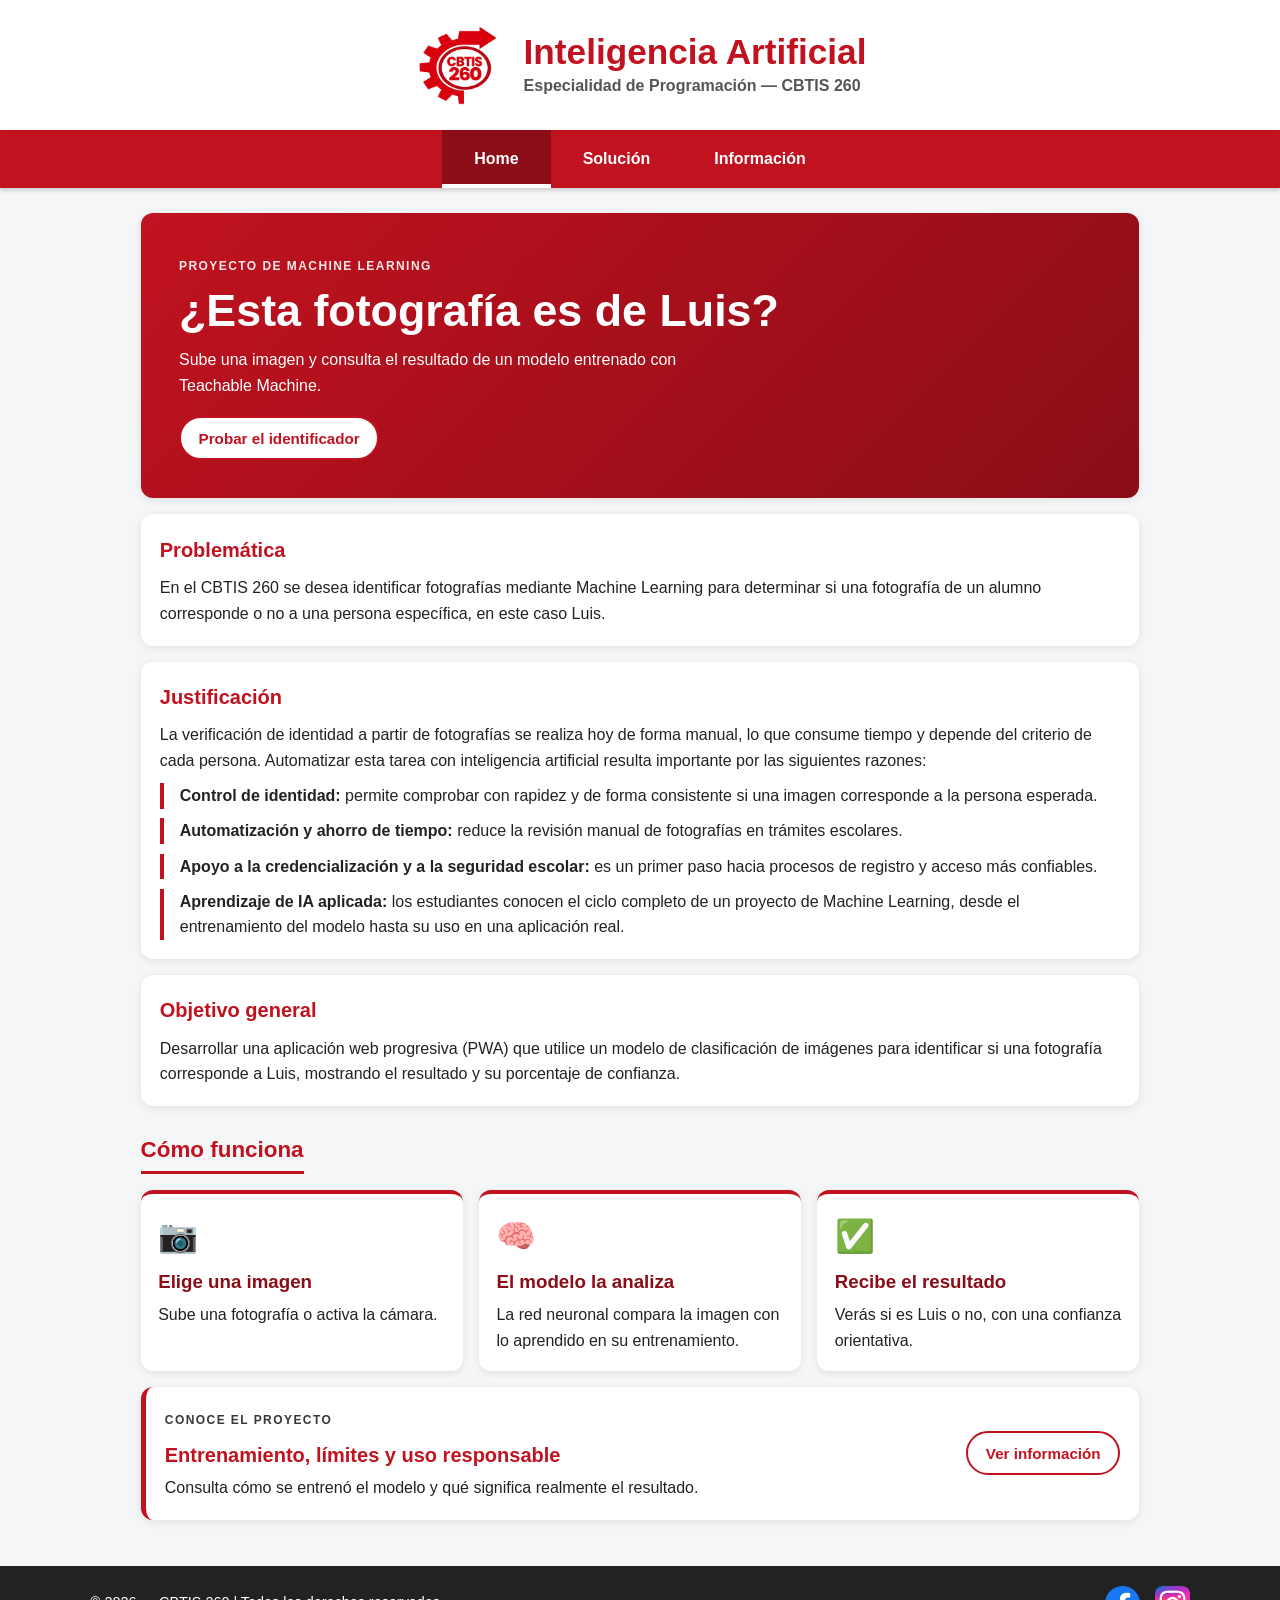
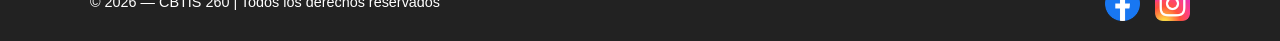
<file: index.html>
<!DOCTYPE html>
<html lang="es">
<head>
  <meta charset="UTF-8">
  <meta name="viewport" content="width=device-width, initial-scale=1">
  <title>Inicio · Identificador IA Luis</title>
  <meta name="description" content="Identificador de fotografías con Machine Learning para reconocer a Luis.">
  <meta name="theme-color" content="#c1121f">
  <link rel="manifest" href="manifest.json">
  <link rel="icon" href="imagenes/iconos/icon-192.png" type="image/png">
  <link rel="apple-touch-icon" href="imagenes/iconos/apple-touch-icon.png">
  <meta name="mobile-web-app-capable" content="yes">
  <meta name="apple-mobile-web-app-capable" content="yes">
  <meta name="apple-mobile-web-app-title" content="IA CBTIS 260">
  <link rel="stylesheet" href="css/styles.css">
</head>
<body>
  <a class="saltar" href="#contenido">Saltar al contenido</a>

  <!-- ENCABEZADO -->
  <header class="encabezado">
    <img src="imagenes/logo-cbtis260.png" alt="Logo CBTIS 260" class="logo-cbtis" width="90" height="90">
    <div class="encabezado-texto">
      <p class="titulo-sitio">Inteligencia Artificial</p>
      <p class="subtitulo-sitio">Especialidad de Programación — CBTIS 260</p>
    </div>
  </header>

  <!-- NAVEGACIÓN -->
  <nav class="nav" aria-label="Menú principal">
    <button class="nav-toggle" type="button" aria-expanded="false" aria-controls="lista-menu">☰ Menú</button>
    <ul id="lista-menu">
      <li><a href="index.html" class="activo" aria-current="page">Home</a></li>
      <li><a href="modelo.html">Solución</a></li>
      <li><a href="informacion.html">Información</a></li>
    </ul>
  </nav>

  <main id="contenido" tabindex="-1">

    <section class="vista" aria-labelledby="t-home">
      <div class="hero">
        <span class="hero-etiqueta">PROYECTO DE MACHINE LEARNING</span>
        <h1 id="t-home">¿Esta fotografía es de Luis?</h1>
        <p>Sube una imagen y consulta el resultado de un modelo entrenado con Teachable Machine.</p>
        <a class="btn btn-claro" href="modelo.html">Probar el identificador</a>
      </div>

      <article class="tarjeta">
        <h2>Problemática</h2>
        <p>En el CBTIS 260 se desea identificar fotografías mediante Machine Learning para determinar si una fotografía de un alumno corresponde o no a una persona específica, en este caso Luis.</p>
      </article>

      <article class="tarjeta">
        <h2>Justificación</h2>
        <p>La verificación de identidad a partir de fotografías se realiza hoy de forma manual, lo que consume tiempo y depende del criterio de cada persona. Automatizar esta tarea con inteligencia artificial resulta importante por las siguientes razones:</p>
        <ul class="puntos">
          <li><strong>Control de identidad:</strong> permite comprobar con rapidez y de forma consistente si una imagen corresponde a la persona esperada.</li>
          <li><strong>Automatización y ahorro de tiempo:</strong> reduce la revisión manual de fotografías en trámites escolares.</li>
          <li><strong>Apoyo a la credencialización y a la seguridad escolar:</strong> es un primer paso hacia procesos de registro y acceso más confiables.</li>
          <li><strong>Aprendizaje de IA aplicada:</strong> los estudiantes conocen el ciclo completo de un proyecto de Machine Learning, desde el entrenamiento del modelo hasta su uso en una aplicación real.</li>
        </ul>
      </article>

      <article class="tarjeta">
        <h2>Objetivo general</h2>
        <p>Desarrollar una aplicación web progresiva (PWA) que utilice un modelo de clasificación de imágenes para identificar si una fotografía corresponde a Luis, mostrando el resultado y su porcentaje de confianza.</p>
      </article>

      <h2 class="titulo-bloque">Cómo funciona</h2>
      <ol class="pasos">
        <li><span class="paso-ico" aria-hidden="true">📷</span><h3>Elige una imagen</h3><p>Sube una fotografía o activa la cámara.</p></li>
        <li><span class="paso-ico" aria-hidden="true">🧠</span><h3>El modelo la analiza</h3><p>La red neuronal compara la imagen con lo aprendido en su entrenamiento.</p></li>
        <li><span class="paso-ico" aria-hidden="true">✅</span><h3>Recibe el resultado</h3><p>Verás si es Luis o no, con una confianza orientativa.</p></li>
      </ol>

      <section class="tarjeta llamada" aria-label="Información adicional">
        <div><span class="mini-etiqueta">CONOCE EL PROYECTO</span><h2>Entrenamiento, límites y uso responsable</h2><p>Consulta cómo se entrenó el modelo y qué significa realmente el resultado.</p></div>
        <a class="btn btn-borde" href="informacion.html">Ver información</a>
      </section>
    </section>

  </main>

  <!-- PIE DE PÁGINA -->
  <footer class="pie">
    <div class="footer-contenido">
      <div class="footer-copyright">
        <span>&#169; 2026 — CBTIS 260 | Todos los derechos reservados</span>
      </div>
      <div class="footer-redes">
        <!-- Cambia los href por los enlaces oficiales del plantel -->
        <a class="red-facebook" href="https://www.facebook.com/" target="_blank" rel="noopener noreferrer" aria-label="Facebook">
          <img src="imagenes/iconos/facebook.png" alt="" width="35" height="35">
        </a>
        <a class="red-instagram" href="https://www.instagram.com/" target="_blank" rel="noopener noreferrer" aria-label="Instagram">
          <img src="imagenes/iconos/instagram.png" alt="" width="35" height="35">
        </a>
      </div>
    </div>
  </footer>

  <!-- Script común: menú hamburguesa + registro del Service Worker -->
  <script src="js/script.js"></script>
</body>
</html>
</file>
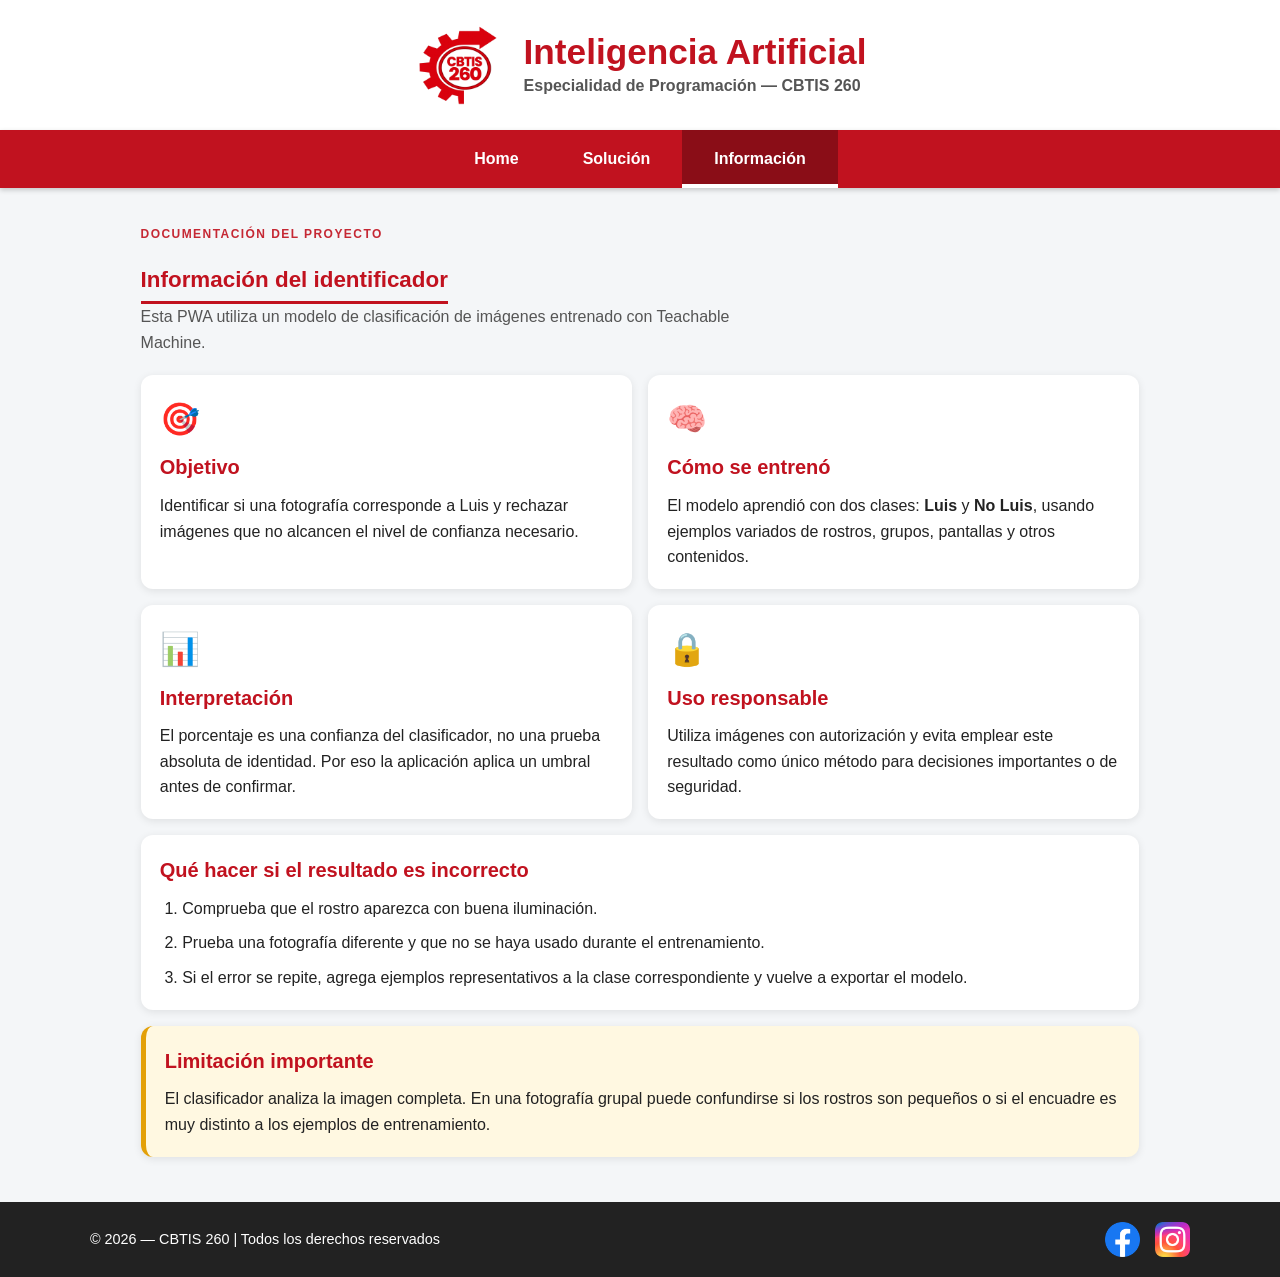
<file: informacion.html>
<!DOCTYPE html>
<html lang="es">
<head>
  <meta charset="UTF-8">
  <meta name="viewport" content="width=device-width, initial-scale=1">
  <title>Información · Identificador IA</title>
  <meta name="description" content="Información sobre el entrenamiento y uso del identificador IA de Luis.">
  <meta name="theme-color" content="#c1121f">
  <link rel="manifest" href="manifest.json">
  <link rel="icon" href="imagenes/iconos/icon-192.png" type="image/png">
  <link rel="stylesheet" href="css/styles.css">
</head>
<body>
  <a class="saltar" href="#contenido">Saltar al contenido</a>
  <header class="encabezado">
    <img src="imagenes/logo-cbtis260.png" alt="Logo CBTIS 260" class="logo-cbtis" width="90" height="90">
    <div class="encabezado-texto"><p class="titulo-sitio">Inteligencia Artificial</p><p class="subtitulo-sitio">Especialidad de Programación — CBTIS 260</p></div>
  </header>
  <nav class="nav" aria-label="Menú principal">
    <button class="nav-toggle" type="button" aria-expanded="false" aria-controls="lista-menu">☰ Menú</button>
    <ul id="lista-menu"><li><a href="index.html">Home</a></li><li><a href="modelo.html">Solución</a></li><li><a href="informacion.html" class="activo" aria-current="page">Información</a></li></ul>
  </nav>
  <main id="contenido" tabindex="-1">
    <section class="vista" aria-labelledby="t-info">
      <div class="encabezado-seccion"><span class="mini-etiqueta">DOCUMENTACIÓN DEL PROYECTO</span><h1 id="t-info" class="titulo-bloque">Información del identificador</h1><p class="intro">Esta PWA utiliza un modelo de clasificación de imágenes entrenado con Teachable Machine.</p></div>
      <div class="info-grid">
        <article class="tarjeta"><span class="tarjeta-icono">🎯</span><h2>Objetivo</h2><p>Identificar si una fotografía corresponde a Luis y rechazar imágenes que no alcancen el nivel de confianza necesario.</p></article>
        <article class="tarjeta"><span class="tarjeta-icono">🧠</span><h2>Cómo se entrenó</h2><p>El modelo aprendió con dos clases: <strong>Luis</strong> y <strong>No Luis</strong>, usando ejemplos variados de rostros, grupos, pantallas y otros contenidos.</p></article>
        <article class="tarjeta"><span class="tarjeta-icono">📊</span><h2>Interpretación</h2><p>El porcentaje es una confianza del clasificador, no una prueba absoluta de identidad. Por eso la aplicación aplica un umbral antes de confirmar.</p></article>
        <article class="tarjeta"><span class="tarjeta-icono">🔒</span><h2>Uso responsable</h2><p>Utiliza imágenes con autorización y evita emplear este resultado como único método para decisiones importantes o de seguridad.</p></article>
      </div>
      <article class="tarjeta"><h2>Qué hacer si el resultado es incorrecto</h2><ol class="lista-numerada"><li>Comprueba que el rostro aparezca con buena iluminación.</li><li>Prueba una fotografía diferente y que no se haya usado durante el entrenamiento.</li><li>Si el error se repite, agrega ejemplos representativos a la clase correspondiente y vuelve a exportar el modelo.</li></ol></article>
      <article class="tarjeta aviso-info"><h2>Limitación importante</h2><p>El clasificador analiza la imagen completa. En una fotografía grupal puede confundirse si los rostros son pequeños o si el encuadre es muy distinto a los ejemplos de entrenamiento.</p></article>
    </section>
  </main>
  <footer class="pie"><div class="footer-contenido"><div class="footer-copyright"><span>&#169; 2026 — CBTIS 260 | Todos los derechos reservados</span></div><div class="footer-redes"><a class="red-facebook" href="https://www.facebook.com/" target="_blank" rel="noopener noreferrer" aria-label="Facebook"><img src="imagenes/iconos/facebook.png" alt="" width="35" height="35"></a><a class="red-instagram" href="https://www.instagram.com/" target="_blank" rel="noopener noreferrer" aria-label="Instagram"><img src="imagenes/iconos/instagram.png" alt="" width="35" height="35"></a></div></div></footer>
  <script src="js/script.js"></script>
</body>
</html>
</file>
<file: css/styles.css>
/* ===== 1. PALETA (reutilizada del sitio anterior) ===== */
:root{
  --rojo:#c1121f; --rojo-oscuro:#8a0d17; --fondo:#f4f6f8; --blanco:#fff;
  --texto:#222; --gris:#555; --borde:#ddd; --verde:#1b7f3b; --verde-claro:#e6f4ea; --rojo-claro:#fdecee;
  --radio:12px; --sombra:0 2px 8px rgba(0,0,0,.09);
}
/* ===== 2. BASE ===== */
*{margin:0;padding:0;box-sizing:border-box}
html{scroll-behavior:smooth}
body{font-family:Arial,Helvetica,sans-serif;background:var(--fondo);color:var(--texto);line-height:1.6;min-height:100vh;display:flex;flex-direction:column}
img,video{max-width:100%;display:block}
a{color:inherit;text-decoration:none}
ul,ol{list-style:none}
[hidden]{display:none!important}
.oculto{position:absolute;opacity:0;width:1px;height:1px;pointer-events:none}
.saltar{position:absolute;left:-999px;top:0;background:var(--rojo-oscuro);color:#fff;padding:10px 14px;z-index:300}
.saltar:focus{left:0}
:focus-visible{outline:3px solid #ffbf47;outline-offset:2px}
code{background:#eef1f4;padding:1px 6px;border-radius:4px;font-size:.9em}

/* ===== 3. ENCABEZADO (mismo diseño que el sitio principal) ===== */
.encabezado{background:var(--blanco);padding:20px 15px;box-shadow:0 2px 5px rgba(0,0,0,.1);display:flex;align-items:center;justify-content:center;gap:20px}
.encabezado .logo-cbtis{width:90px;height:auto;margin:0;flex:none}
.encabezado-texto{text-align:left}
.titulo-sitio{color:var(--rojo);font-size:2.2rem;font-weight:bold;line-height:1.2}
.subtitulo-sitio{color:var(--gris);font-size:1rem;font-weight:bold}

/* ===== 4. NAVEGACIÓN ===== */
.nav{background:var(--rojo);position:sticky;top:0;z-index:100;box-shadow:0 2px 5px rgba(0,0,0,.2)}
.nav-toggle{width:100%;background:none;border:0;color:#fff;font:bold 1.05rem Arial,sans-serif;padding:.9rem 1rem;text-align:left;cursor:pointer}
.nav ul{display:none;flex-direction:column}
.nav ul.abierto{display:flex}
.nav a{display:block;color:#fff;font-weight:bold;padding:.9rem 1.2rem;border-top:1px solid rgba(255,255,255,.18);transition:background .25s}
.nav a:hover{background:var(--rojo-oscuro)}
.nav a.activo{background:var(--rojo-oscuro);box-shadow:inset 4px 0 0 #fff}

/* ===== 5. CONTENIDO ===== */
main{flex:1;width:100%;max-width:1050px;margin:0 auto;padding:1rem}
main:focus{outline:none}
.vista{display:grid;gap:1rem}
.nota{font-size:.9rem;color:var(--gris)}
.titulo-bloque{color:var(--rojo);font-size:1.4rem;margin-top:.6rem;border-bottom:3px solid var(--rojo);padding-bottom:.2rem;width:fit-content}
.intro{color:var(--gris)}
.tarjeta{background:var(--blanco);border-radius:var(--radio);padding:1.2rem;box-shadow:var(--sombra)}
.tarjeta h2{color:var(--rojo);font-size:1.25rem;margin-bottom:.6rem}
.tarjeta p+p,.tarjeta p+ul{margin-top:.6rem}
.puntos{display:grid;gap:.6rem}
.puntos li{padding-left:1rem;border-left:4px solid var(--rojo)}

/* Hero del Home */
.hero{background:linear-gradient(135deg,var(--rojo),var(--rojo-oscuro));color:#fff;border-radius:var(--radio);padding:1.6rem 1.3rem;box-shadow:var(--sombra)}
.hero-etiqueta,.mini-etiqueta{display:inline-block;font-size:.75rem;font-weight:bold;letter-spacing:.12em;opacity:.9;margin-bottom:.55rem}
.hero h1{font-size:clamp(1.7rem,7vw,2.8rem);line-height:1.15;margin-bottom:.7rem}
.hero p{max-width:60ch;margin-bottom:1.1rem}

/* Pasos */
.pasos{display:grid;gap:1rem}
.pasos li{background:var(--blanco);border-radius:var(--radio);padding:1.1rem;box-shadow:var(--sombra);border-top:4px solid var(--rojo)}
.paso-ico{font-size:2rem;display:block}
.pasos h3{color:var(--rojo-oscuro);margin:.3rem 0}
.encabezado-seccion{padding:.4rem 0 .2rem}
.encabezado-seccion .mini-etiqueta{color:var(--rojo)}
.encabezado-seccion .intro{max-width:70ch}
.llamada{display:flex;align-items:center;justify-content:space-between;gap:1rem;border-left:5px solid var(--rojo)}
.llamada h2{margin-bottom:.25rem}
.info-grid{display:grid;gap:1rem}
.tarjeta-icono{font-size:2rem;display:block;margin-bottom:.4rem}
.lista-numerada{list-style:decimal;padding-left:1.4rem;display:grid;gap:.55rem}
.aviso-info{border-left:5px solid #e3a008;background:#fff8e1}
.resultado small{display:block;color:inherit;font-size:.9rem;margin-top:.65rem;max-width:38ch}
.resultado-nota{margin-top:.8rem;text-align:center}

/* ===== 6. BOTONES ===== */
.btn{display:inline-flex;align-items:center;justify-content:center;gap:.4rem;min-height:44px;padding:.6rem 1.1rem;border-radius:999px;border:2px solid var(--rojo);background:var(--rojo);color:#fff;font:bold .95rem Arial,sans-serif;cursor:pointer;transition:background .2s,transform .1s}
.btn:hover{background:var(--rojo-oscuro);border-color:var(--rojo-oscuro)}
.btn:active{transform:scale(.97)}
.btn:disabled{opacity:.5;cursor:not-allowed}
.btn-borde{background:#fff;color:var(--rojo)}
.btn-borde:hover{background:var(--rojo-claro);color:var(--rojo-oscuro)}
.btn-gris{background:#fff;color:var(--gris);border-color:var(--borde)}
.btn-gris:hover{background:#eee;border-color:#bbb}
.btn-claro{background:#fff;color:var(--rojo)}
.btn-claro:hover{background:#ffe9eb;color:var(--rojo-oscuro)}
.acciones{display:flex;flex-wrap:wrap;gap:.6rem;margin-top:1rem}
.acciones.centro{justify-content:center}

/* ===== 7. CLASIFICADOR ===== */
.aviso{display:flex;align-items:center;gap:.7rem;padding:.8rem 1rem;border-radius:var(--radio);background:#fff8e1;border:1px solid #ffe08a}
.aviso.listo{background:var(--verde-claro);border-color:#a8d5b5}
.aviso.error{background:var(--rojo-claro);border-color:#f3b4ba}
.spinner{width:1.2rem;height:1.2rem;border:3px solid #e0c46a;border-top-color:var(--rojo);border-radius:50%;animation:giro .8s linear infinite;flex:none}
.aviso.listo .spinner,.aviso.error .spinner{display:none}
@keyframes giro{to{transform:rotate(360deg)}}
.clasificador{display:grid;gap:1rem}
.visor{min-height:16rem;background:#eef1f4;border:2px dashed var(--borde);border-radius:var(--radio);display:flex;align-items:center;justify-content:center;overflow:hidden}
/* La foto se reduce para caber, conserva sus proporciones y se centra (sin deformarse ni salirse del cuadro) */
.visor img{width:auto;height:auto;max-width:100%;max-height:min(70vh,520px);object-fit:contain}
.visor video{width:100%;height:auto;max-height:min(70vh,520px);object-fit:contain}
.visor-vacio{color:var(--gris);padding:1rem;text-align:center}
.resultado{min-height:8rem;display:grid;place-items:center;text-align:center;border-radius:var(--radio);padding:1rem;background:#f8f9fa;border:2px solid var(--borde)}
.resultado-vacio{color:var(--gris)}
.resultado.si{background:var(--verde-claro);border-color:var(--verde);color:var(--verde)}
.resultado.no{background:var(--rojo-claro);border-color:var(--rojo);color:var(--rojo)}
.resultado strong{display:block;font-size:clamp(1.6rem,7vw,2.4rem);line-height:1.15}
.resultado span.conf{font-size:1.15rem;font-weight:bold}
.resultado.error{background:var(--rojo-claro);border-color:var(--rojo);color:var(--rojo-oscuro)}
.barras{display:grid;gap:.8rem;margin-top:1rem}
.barra-info{display:flex;justify-content:space-between;font-weight:bold;font-size:.95rem}
.barra-fondo{height:16px;background:#e6e9ec;border-radius:99px;overflow:hidden}
.barra-llena{height:100%;width:0;border-radius:99px;transition:width .4s ease}
.barra-llena.verde{background:var(--verde)} .barra-llena.rojo{background:var(--rojo)}

/* ===== 9. PIE (mismo diseño que el sitio principal) ===== */
.pie{background:#222;color:#fff;padding:20px;margin-top:20px}
.footer-contenido{max-width:1100px;margin:0 auto;display:flex;justify-content:space-between;align-items:center;flex-wrap:wrap;gap:15px}
.footer-copyright{font-size:.9rem}
.footer-redes{display:flex;align-items:center;gap:15px}
/* Íconos con fondo transparente (sin círculo blanco) */
.footer-redes a{display:block;width:35px;height:35px;background:none;padding:0;transition:transform .2s}
.footer-redes a:hover{transform:translateY(-3px)}
.footer-redes a img{width:35px;height:35px;max-width:none;object-fit:contain;background:none}

/* ===== 10. TABLET Y ESCRITORIO ===== */
@media (min-width:700px){
  .nav-toggle{display:none}
  .nav ul,.nav ul.abierto{display:flex;flex-direction:row;justify-content:center}
  .nav a{border-top:0;padding:1rem 2rem}
  .nav a.activo{box-shadow:inset 0 -4px 0 #fff}
  main{padding:1.6rem}
  .hero{padding:2.4rem}
  .pasos{grid-template-columns:repeat(3,1fr)}
  .clasificador{grid-template-columns:1fr 1fr}
  .info-grid{grid-template-columns:repeat(2,1fr)}
}
@media (max-width:768px){
  .titulo-sitio{font-size:1.5rem}
  .encabezado{flex-direction:column;text-align:center;gap:10px}
  .encabezado-texto{text-align:center}
  .footer-contenido{flex-direction:column;text-align:center}
  .llamada{align-items:flex-start;flex-direction:column}
}
@media (prefers-reduced-motion:reduce){*{transition:none!important;animation:none!important;scroll-behavior:auto!important}}
</file>
